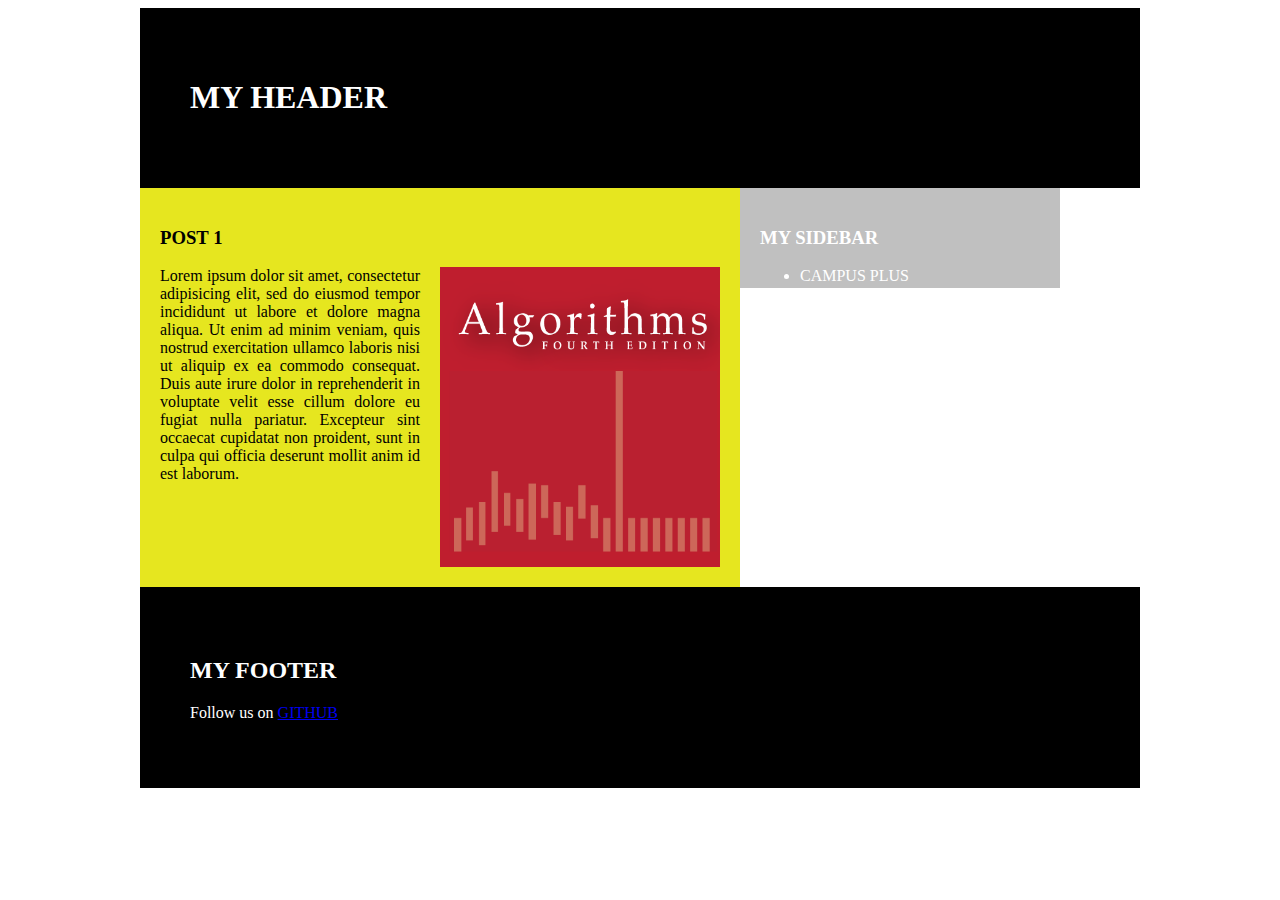
<file: OneMonthCSS/Blog/index.html>
<!DOCTYPE html>

<html>

<head>
	
<meta charset="utf-8">
<meta name="sitename" description="Booketo">
<meta name="Bookshare" description="Share Books with your friend">

<title>Booketo</title>

</head>

<link rel="stylesheet" type="text/css" href="css/style.css">

<body>
	<!-- container start -->
	<div id="container">

		<!-- header start -->
		<div id="header"> 
			
			<h1>MY HEADER</h1>			

		</div>
		<!-- header ends -->


		<!-- Main starts -->
		<div id="main">


			<h3> POST 1 </h3>

			<img class="alignright" src="Images/book.png" width="300" height="300">

			<p>Lorem ipsum dolor sit amet, consectetur adipisicing elit, sed do eiusmod
			tempor incididunt ut labore et dolore magna aliqua. Ut enim ad minim veniam,
			quis nostrud exercitation ullamco laboris nisi ut aliquip ex ea commodo
			consequat. Duis aute irure dolor in reprehenderit in voluptate velit esse
			cillum dolore eu fugiat nulla pariatur. Excepteur sint occaecat cupidatat non
			proident, sunt in culpa qui officia deserunt mollit anim id est laborum.</p>

		</div>

		<!-- Sidebar start -->

		<div id="sidebar">
			
			<h3>MY SIDEBAR</h3>
			<ul>
				<li>CAMPUS PLUS</li>
				<li>CONTEST VITO</li>			
			</ul>
		</div>


		<!--To solve the footer problem we need to use clear using clear tag  -->

		<!-- whenever we float divs always rember to clear after that -->

		<div class="clearaftersidebar"> </div>


		<!-- footer start -->

		<div id="footer">
			
			<h2>MY FOOTER</h2>
			<p>Follow us on <a href="https://www.github/sourabh025.com" target="_blank">GITHUB</a></p>

		</div>


	</div>

</body>



</html>
</file>
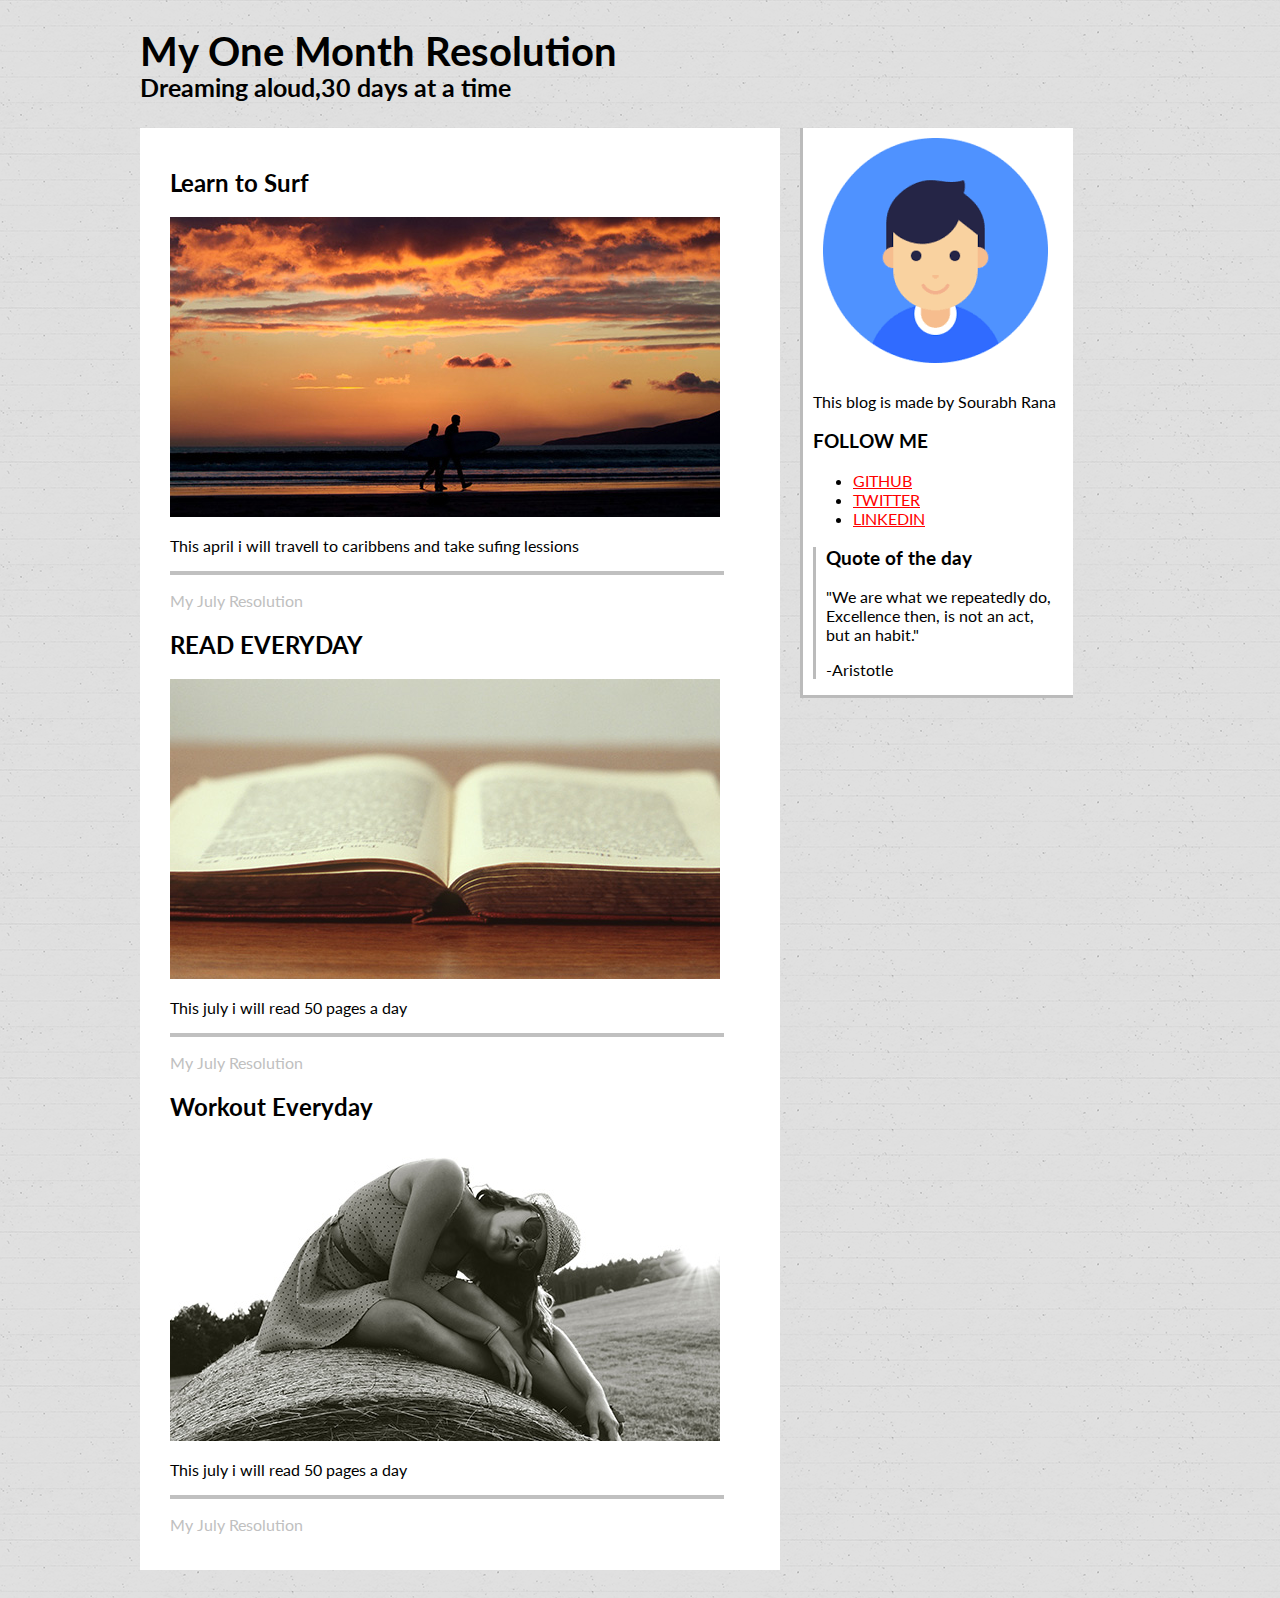
<file: OneMonthCSS/MonthlyResolution/monthly-resolutions/index.html>
<!DOCTYPE html>
<html lang="en">
  <head>
    <meta charset="utf-8">
    <meta http-equiv="X-UA-Compatible" content="IE=edge">
    <meta name="viewport" content="width=device-width, initial-scale=1">
    <meta name="description" content="">
    <meta name="author" content="Sourabh">
		<title>Monthly Resolution by Sourabh</title>
		<link href='http://fonts.googleapis.com/css?family=Lato' rel='stylesheet' type='text/css'>
		<!-- <link rel="stylesheet" href="css/normalize.css"> -->
		<link rel="stylesheet" href="css/style.css">
	</head>
	<body>


		<div class="container">
		
		<div class="heading">
				<h1>My One Month Resolution<h1>
				<p class="tagline">Dreaming aloud,30 days at a time</p>
			</div>

		</div>

	

		<div class ="container">
				<!-- <div class="clear"> </div> -->
			<div class="main">
				
				<div class="post"> 
					<h2>Learn to Surf</h2>
					<img src="images/surfing.jpg">
					<p>This april i will travell to caribbens and take sufing lessions</p>

					<div class="borderandsign">
					<!-- 	My July Resolution -->
					</div>
					
					<div class="sign">
					<p>My July Resolution</p>
					</div>

				</div>

				<div class="post"> 
					<h2>READ EVERYDAY</h2>
					<img src="images/book.jpg">
					<p>This july i will read 50 pages a day</p>


					<div class="borderandsign"></div>

						<div class="sign">
					<p>My July Resolution</p></div>
					
				</div>


				<div class="post">
					<h2>Workout Everyday</h2>
					<img src="images/meditate-girl.jpg">
					<p>This july i will read 50 pages a day</p>


					<div class="borderandsign"></div>

						<div class="sign">
							<p>My July Resolution</p>
					</div>
				
				</div>

			</div>

			
			<div class="sidebar">
				
				<div class="img"><img src="images/profile.png"></div>

				<p>This blog is made by Sourabh Rana</p>	

				<h3>FOLLOW ME</h3>

				<ul>
					<li><a href="https://www.github.com/sourabh025">GITHUB</a></li>
					<li><a href="https://www.twitter.com">TWITTER</a></li>
					<li><a href="https://www.linkedin.com">LINKEDIN</a></li>
				</ul>

				<div class="quote"> 
				<h3>Quote of the day</h3>
				<p>"We are what we repeatedly do, Excellence then, is not an act, but an habit."</p>
				<p> -Aristotle </p>
				</div>

			</div>

			<div class=clear></div>
			<!-- div clear is used to clear the  -->

		
		</div>


	</body>

</html>
</file>
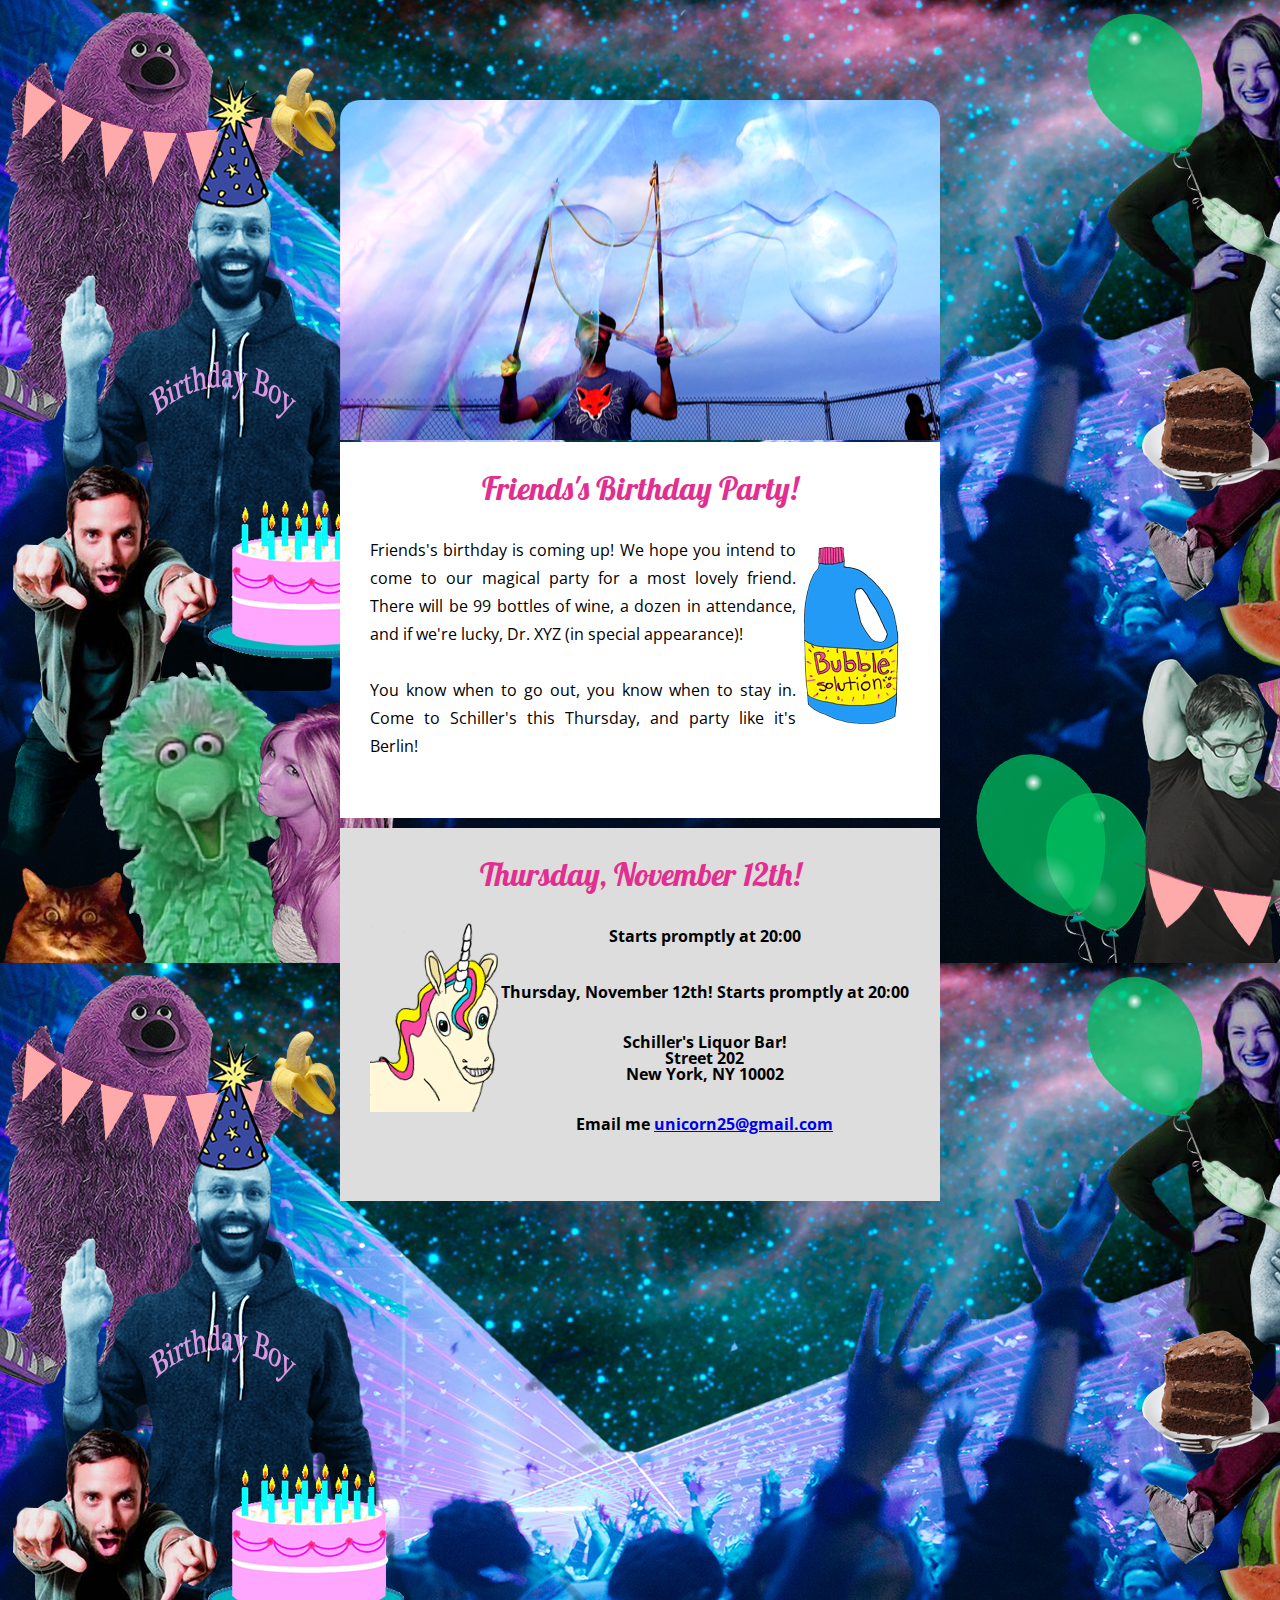
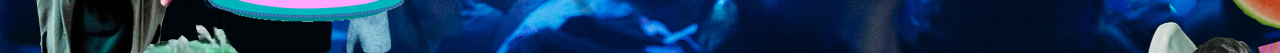
<file: OneMonthCSS/Week3_project/happy-birthday/index.html>
<!DOCTYPE html>
<html>
  <head>

    <title>Happy Birthday Friend!</title>
    <meta name="description" content="Happy Birthday XYZ!">
   
    <link rel="stylesheet" href="css/reset.css">
    <link rel="stylesheet" href="css/style.css">
    <link rel="stylesheet" href="css/style2.css" media="(max-width:600px)"> 
    <!-- media query is used so that if hieght is less than 600px style2.css will run else style.css -->

    <!-- here style2.css is overwritting style.css  -->

    <link href='https://fonts.googleapis.com/css?family=Open+Sans:300,700|Lobster' rel='stylesheet' type='text/css'>
   
    <meta name="viewport" content="width=device-width, initial-scale=1">
  </head>
  <body>
    <div class="container">

          <div class="img1">
            <img src="images/hero-image.png">  
          </div>

        <div class="intro"> 
          
          <h1>Friends's Birthday Party!</h1>
          
          <div class="img2">
            <img src="images/bubble-bottle.png">
          </div>      
          
          <p>Friends's birthday is coming up! We hope you intend to come to our magical party for a most lovely friend. There will be 99 bottles of wine, a dozen in attendance, and if we're lucky, Dr. XYZ (in special appearance)!</p>

          <p>You know when to go out, you know when to stay in. Come to Schiller's this Thursday, and party like it's Berlin!</p> 
      
        </div>
         
        <div class="contact">
          
           <h2>Thursday, November 12th!</h2>
           
           <div class="img3">
            <img src="images/unicorn.png" alt="Unicorn">
           </div>
       
          <div class=strong>           

           <p>Starts promptly at <time>20:00</time> </p>
           
           <p>Thursday, November 12th!
           Starts promptly at <time>20:00</time></p>

           <p><address>Schiller's Liquor Bar!<br>
           Street 202<br>
           New York, NY 10002 </address></p> 

           <p>Email me <a href="mailto:unicorn25@gmail.com?Subject= am coming">unicorn25@gmail.com</a></p>

          </div>
       
       </div>
       
       <div class=map>

        <iframe src="https://www.google.com/" width="600" height="450" frameborder="0" style="border:0;" allowfullscreen="" aria-hidden="false" tabindex="0"></iframe>
       
       </div>
    
    </div>
  </body>
</html>
</file>
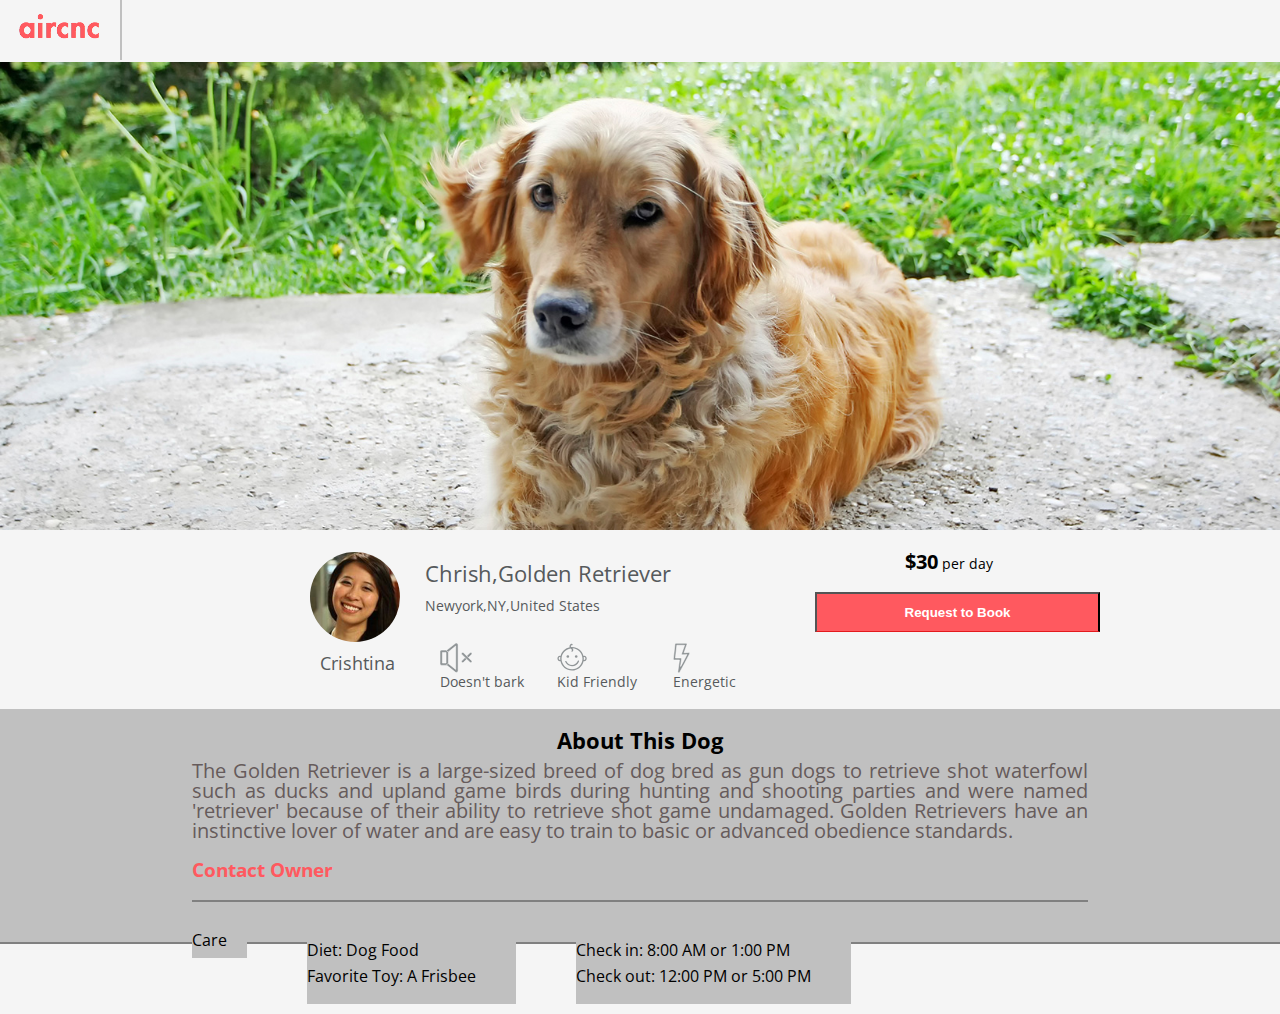
<file: OneMonthCSS/Week4_project/aircnc/index.html>
<!DOCTYPE html>
<html>
<head>
  <title>AirCnC - Rent a Cat or Dog</title>
  <link rel="stylesheet" href="css/reset.css">
  <link rel="stylesheet" href="css/style.css">
  <meta name="description" content="AirC&amp;C is the premiere site renting cute cats and canines">
  <link href='https://fonts.googleapis.com/css?family=Open+Sans:400,700,600' rel='stylesheet' type='text/css'>
  <meta name="viewport" content="width=device-width, initial-scale=1">
</head>

<body>

		<header>
				<img src="images/logo.png" class="logo">
		</header>

		<div class="dogimage">

			<img src="images/hero.jpg">
		
		</div>

		<div class="main">


			<div class="profile">
			

				<div class="owner-details"> 

					<img src="images/profile-pic.png">
					 <p> Crishtina </p>

				</div>	



				<div class="pet-details">


					<h1>Chrish,Golden Retriever</h1>
					<h3>Newyork,NY,United States</h3>

					<div class="char">
						
						<div class="icons">
						<img src="images/icons/mute.svg">
						<h5>Doesn't bark</h5>
						</div>
						
						<div class="icons">
						<img src="images/icons/baby.svg">										
						<h5>Kid Friendly</h5>
						</div>
						
						<div class="icons">
						<img src="images/icons/lightning.svg">
						<h5>Energetic</h5>
						</div>
					
					</div>

				</div>


			</div>

	
		</div>


			<div class="booking">

				<div class="pricing"> 
					<h1>$30</h1>
					
					<p>per day</p>

				</div>

					<button class="button">Request to Book</button>

			</div>


			<div class="clear"></div>

		<div class="about">
			<div class="dog-info">

					<h1>About This Dog</h1>
						<p>
						The Golden Retriever is a large-sized breed of dog bred as gun dogs to retrieve shot waterfowl such as ducks and upland game birds during hunting and shooting parties and were named 'retriever' because of their ability to retrieve shot game undamaged. Golden Retrievers have an instinctive lover of water and are easy to train to basic or advanced obedience standards.
						</p>
			
						<h2><a href="http://www.facebook.com" class="link">Contact Owner</a></h2>
			
					<div class="border"></div>
				
	<div class="downs">
		<div class="fav">
          <div class="column">
            <h4>Care</h4>
          </div>

          <div class="column">
            <div class="likes">
              <ul>
                <li>
                  Diet: <strong>Dog Food</strong>
                </li>
                <li>
                  Favorite Toy: <strong>A Frisbee</strong>
                </li>
              </ul>
            </div><!-- likes -->
          </div>


          <div class="column">
            <div class="check-in-out">
              <ul>
                <li>
                  Check in: <strong>8:00 AM</strong> or <strong>1:00 PM</strong>
                </li>
                <li>
                  Check out: <strong>12:00 PM</strong> or <strong>5:00 PM</strong>
                </li>
              </ul>
            </div>
          </div>
     	</div>


		
			</div>		



		</div>  <!-- .about -->

			<div class="border"></div>
		

	</div>




</body>


</html>
</file>
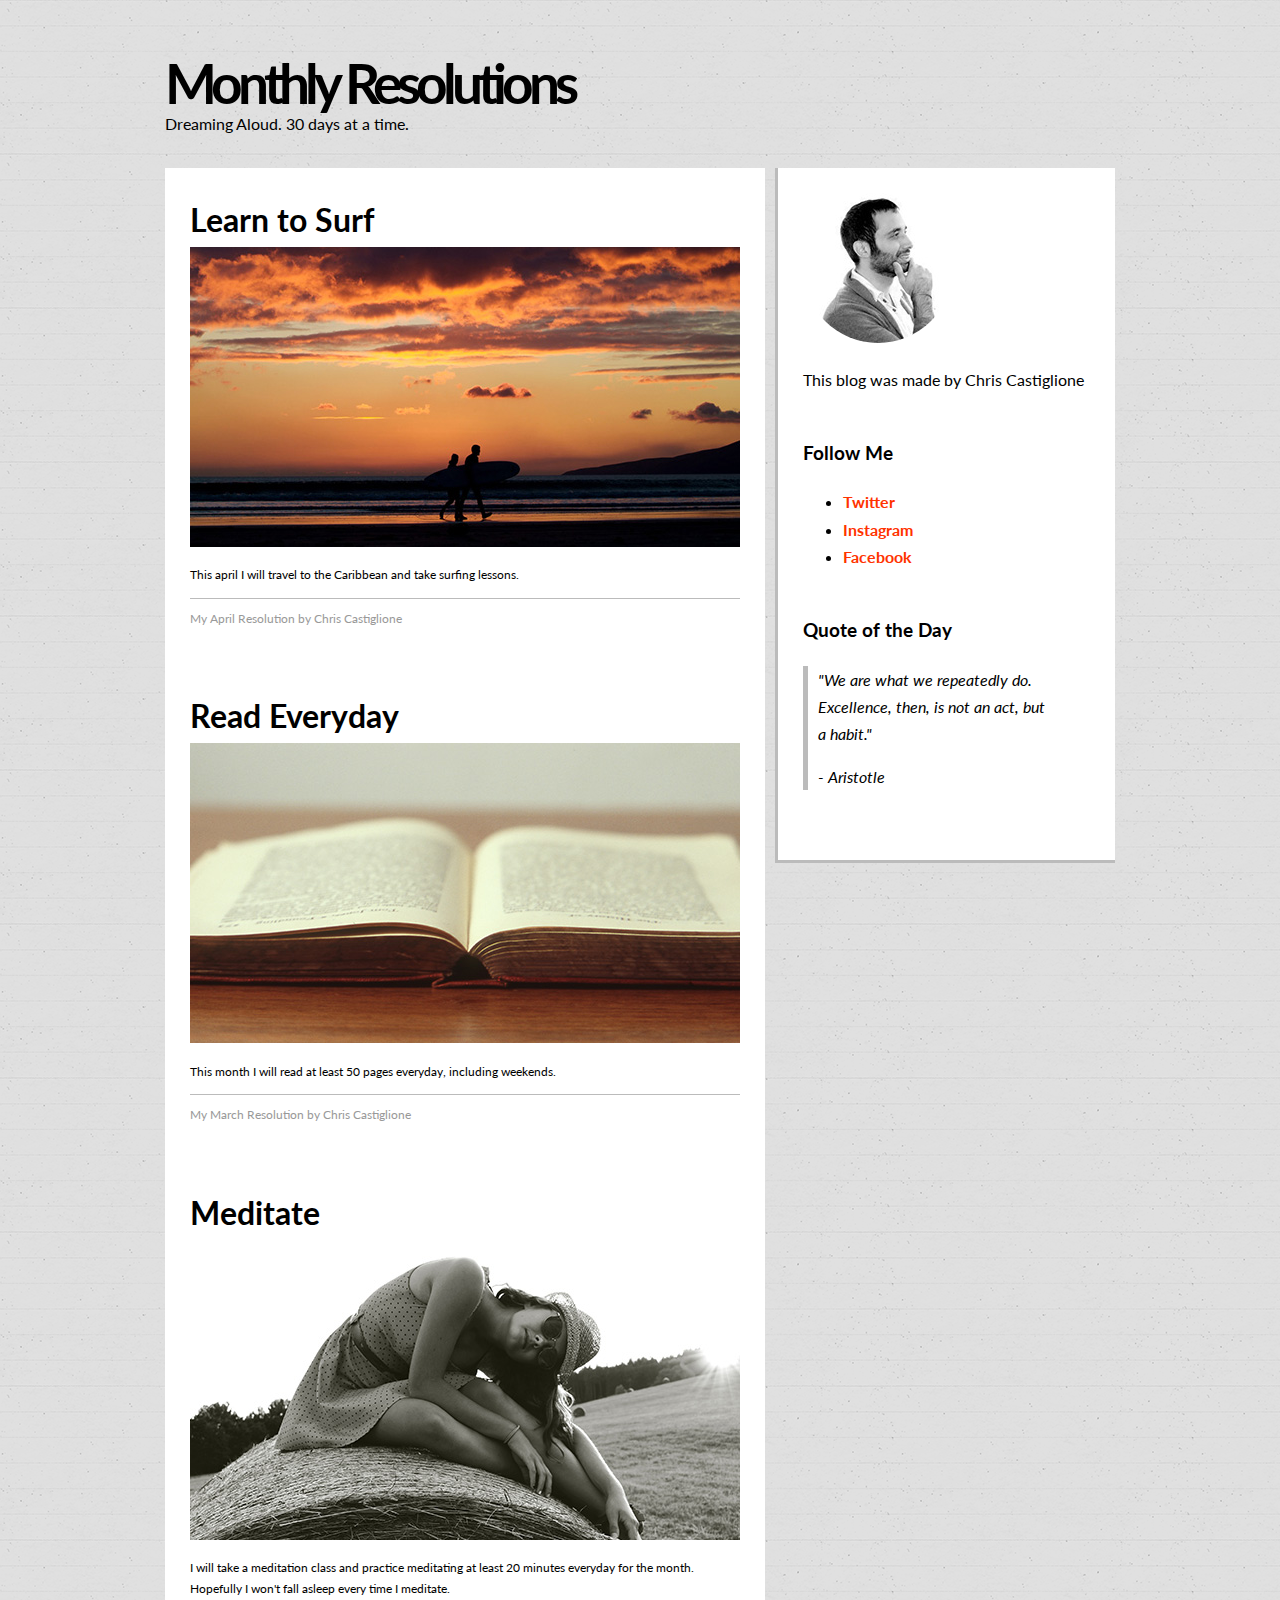
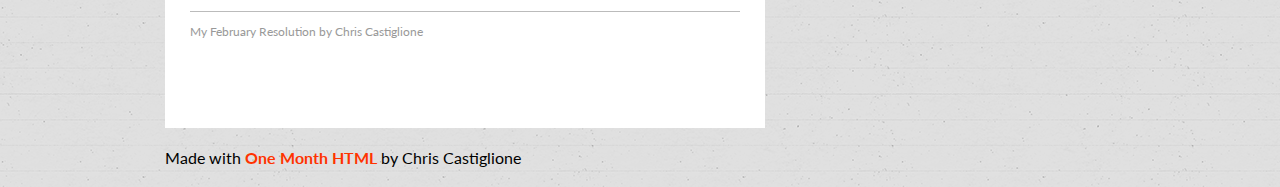
<file: OneMonthCSS/MonthlyResolution/Solution/monthly-resolutions-complete/index.html>
<!DOCTYPE html>
<html lang="en">
  <head>
    <meta charset="utf-8">
    <meta http-equiv="X-UA-Compatible" content="IE=edge">
    <meta name="viewport" content="width=device-width, initial-scale=1">
    <meta name="description" content="">
    <meta name="author" content="Chris Castiglione, and the One Month team">
		<title>Monthly Resolutions by Chris Castiglione</title>
		<link href='http://fonts.googleapis.com/css?family=Lato' rel='stylesheet' type='text/css'>
		<link rel="stylesheet" href="css/normalize.css">
		<link rel="stylesheet" href="css/style.css">
	</head>
	<body>

		<header class="container">
			<h1>Monthly Resolutions</h1>
			<p class="tagline">Dreaming Aloud. 30 days at a time.</p>
		</header>

		<div class="container">
			<div class="main">

				<div class="post">
					<h2>Learn to Surf</h2>
					<img src="images/surfing.jpg" alt="Surfing">
					<p>This april I will travel to the Caribbean and take surfing lessons.</p>
					<div class="post-meta">My April Resolution by Chris Castiglione</div>
				</div><!-- .post --> 

				<div class="post">
					<h2>Read Everyday</h2>
					<img src="images/book.jpg" alt="Open book">
					<p>This month I will read at least 50 pages everyday, including weekends.</p>
					<div class="post-meta">My March Resolution by Chris Castiglione</div>
				</div><!-- .post --> 

				<div class="post">
					<h2>Meditate</h2>
					<img src="images/meditate-girl.jpg" alt="Sleepy Girl">
					<p>I will take a meditation class and practice meditating at least 20 minutes everyday for the month. Hopefully I won't fall asleep every time I meditate.</p>
					<div class="post-meta">My February Resolution by Chris Castiglione</div>
				</div><!-- .post --> 

			</div><!-- .main --> 

			<div class="sidebar">

				<div class="widget">
					<img src="images/chris-castiglione.jpg" alt="Chris Castiglione" width="150">
					<p>This blog was made by Chris Castiglione</p>
				</div><!-- .widget --> 

				<div class="widget">
					 <h3>Follow Me</h3>
					 <ul>
					 	<li><a href="http://www.twitter.com/castig" target="_blank">Twitter</a></li>
					 	<li><a href="http://instagram.com/castig" target="_blank">Instagram</a></li>
					 	<li><a href="https://www.facebook.com/OneMonthRails" target="_blank">Facebook</a></li>
					 </ul>
				</div><!-- .widget --> 

				<div class="widget">
					 <h3>Quote of the Day</h3>
					 <blockquote><p>"We are what we repeatedly do. Excellence, then, is not an act, but a habit."</p>- Aristotle</blockquote>
				</div><!-- .widget --> 

			</div><!-- .sidebar --> 

			<div class="clear"></div>

			<footer>
					<p>Made with <a href="http://www.onemonthtml.com" target="_blank">One Month HTML</a> by Chris Castiglione</p>
			</footer>

		</div><!-- .container --> 
	</body>
</html>
</file>
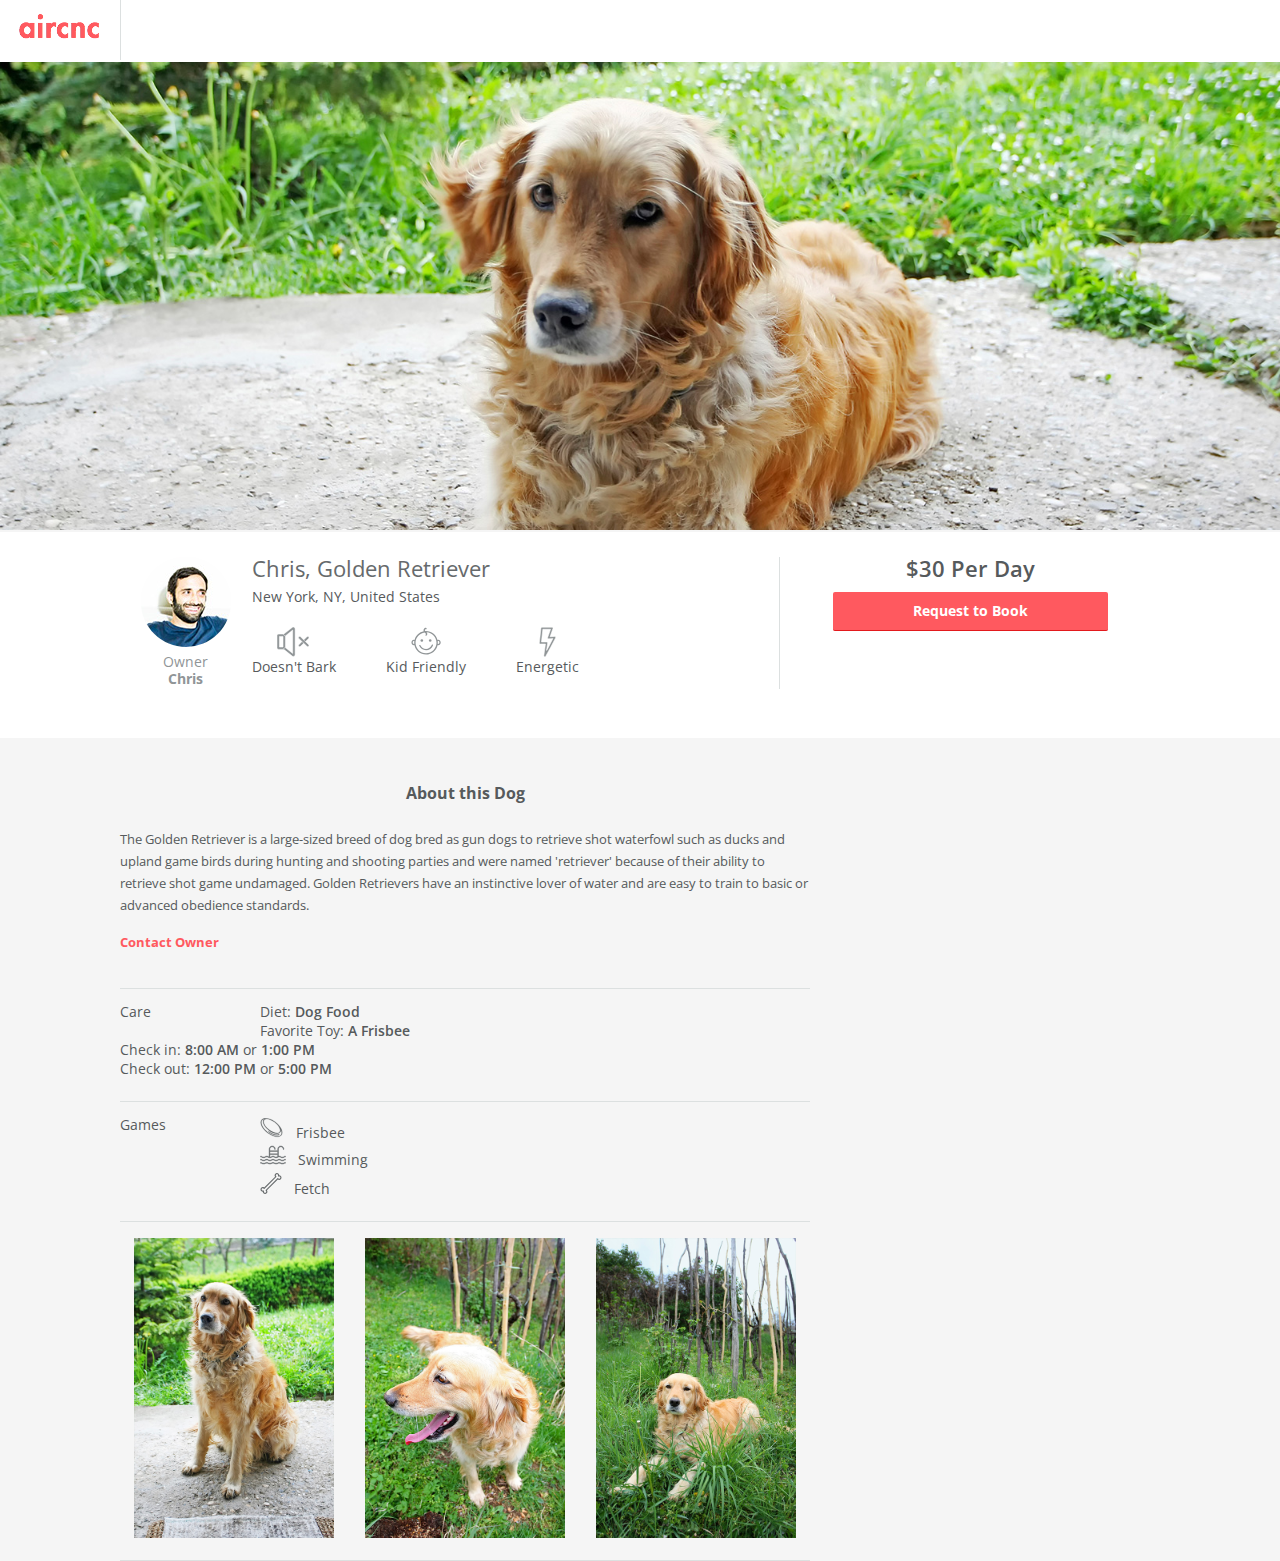
<file: OneMonthCSS/Week4_project/aircnc_solution/aircnc/index.html>
<!DOCTYPE html>
<html>
<head>
  <title>AirCnC - Rent a Cat or Dog</title>
  <link rel="stylesheet" href="css/reset.css">
  <link rel="stylesheet" href="css/style.css">
  <meta name="description" content="AirC&amp;C is the premiere site renting cute cats and canines">
  <link href='https://fonts.googleapis.com/css?family=Open+Sans:400,700,600' rel='stylesheet' type='text/css'>
  <meta name="viewport" content="width=device-width, initial-scale=1">
</head>
<body> 
  <header>
    <img src="images/logo.png" alt="AirCnC Logo" class="logo">
  </header>

  <div class="hero">
    <img src="images/dog-hero-image.png" alt="Terry Golden Retriever">
  </div>

  <section class="clearfix info">
  	<div class="container">
  		<div class="profile column">

  			<div class="owner-details column">
  				<img src="images/chris-castiglione.png" alt="Owner image">
  				<h2 class="relationship">Owner</h2>
  				<h2 class="name">Chris</h2>
  			</div><!-- .owner-details --> 

  			<div class="clearfix pet-details column">
  				<h1>Chris, Golden Retriever</h1>
  				<p class="location">New York, NY, United States</p>
  				
  				<div class="icons column">
	  				<div class="icon">
						<img src="images/icons/mute.svg" alt="Doesn't Bark">
						<h5>Doesn't Bark</h5>
					</div><!-- .icon --> 

					<div class="icon">
	  					<img src="images/icons/baby.svg" alt="Kid Friendly">
	  					<h5>Kid Friendly</h5>
	  				</div><!-- .icon --> 

	  				<div class="icon">
	  					<img src="images/icons/lightning.svg" alt="Energetic">
	  					<h5>Energetic</h5>
	  				</div><!-- .icon --> 
	  			</div>

  			</div><!-- .pet-details --> 
  		</div><!-- .profile --> 

  		<div class="booking column">
  			<h2>$30 <span class="time">Per Day</span></h2>
  			<a href="#" class="button">Request to Book</a>
  		</div><!-- .booking --> 
  	</div><!-- .container --> 
  </section><!-- .info --> 


  <div class="details">
    <div class="container">
      <div class="column main">
        <section class="about">
          <h3>About this Dog</h3>

          <p>
            The Golden Retriever is a large-sized breed of dog bred as gun dogs to retrieve shot waterfowl such as ducks and upland game birds during hunting and shooting parties and were named 'retriever' because of their ability to retrieve shot game undamaged. Golden Retrievers have an instinctive lover of water and are easy to train to basic or advanced obedience standards.
          </p>

          <a href="#" class="contact">Contact Owner</a>
        </section>

        <section class="care clearfix">
          <div class="column">
            <h4>Care</h4>
          </div>

          <div class="column">
            <div class="likes">
              <ul>
                <li>
                  Diet: <strong>Dog Food</strong>
                </li>
                <li>
                  Favorite Toy: <strong>A Frisbee</strong>
                </li>
              </ul>
            </div><!-- likes -->
          </div>

          <div class="column">
            <div class="check-in-out">
              <ul>
                <li>
                  Check in: <strong>8:00 AM</strong> or <strong>1:00 PM</strong>
                </li>
                <li>
                  Check out: <strong>12:00 PM</strong> or <strong>5:00 PM</strong>
                </li>
              </ul>
            </div>
          </div>
        </section>

        <section class="games clearfix">
          <div class="column">
            <h4>Games</h4>
          </div>

          <div class="column">
            <ul>
              <li>
                <img src="images/icons/frisbee.svg" alt="Frisbee">
                <span>Frisbee</span>
              </li>
              <li>
                <img src="images/icons/pool.svg" alt="Swimming">
                <span>Swimming</span>
              </li>
              <li>
                <img src="images/icons/bone.svg" alt="Fetch">
                <span>Fetch</span>
              </li>
            </ul>
          </div>
        </section>

        <section class="photos">
          <img src="images/dog-1.jpg" alt="Golden Retriever Photo 1">
          <img src="images/dog-2.jpg" alt="Golden Retriever Photo 2">
          <img src="images/dog-3.jpg" alt="Golden Retriever Photo 3">
        </section>

      </div><!-- .main -->
    </div><!-- .container --> 
  </div><!-- .details --> 
</body>
</html>
</file>
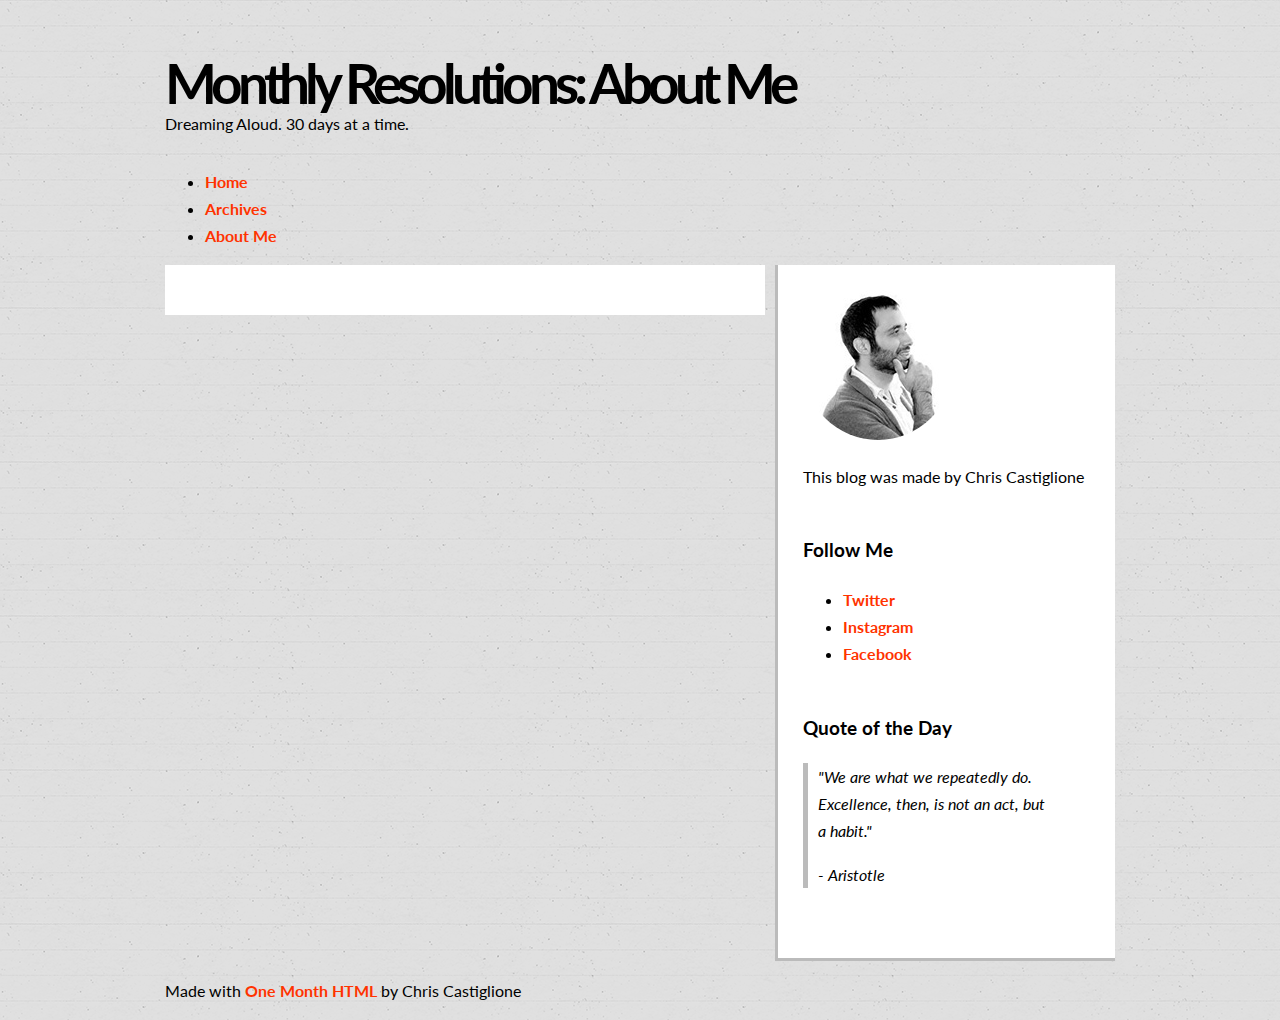
<file: OneMonthCSS/MonthlyResolution/Solution/monthly-resolutions-complete/aboutme.html>
<!DOCTYPE html>
<html lang="en">
  <head>
    <meta charset="utf-8">
    <meta http-equiv="X-UA-Compatible" content="IE=edge">
    <meta name="viewport" content="width=device-width, initial-scale=1">
    <meta name="description" content="">
    <meta name="author" content="Chris Castiglione, and the One Month team">
		<title>Monthly Resolutions by Chris Castiglione</title>
		<link href='http://fonts.googleapis.com/css?family=Lato' rel='stylesheet' type='text/css'>
		<link rel="stylesheet" href="css/normalize.css">
		<link rel="stylesheet" href="css/style.css">
	</head>
	<body>

		<header class="container">
			<h1>Monthly Resolutions: About Me</h1>
			<p class="tagline">Dreaming Aloud. 30 days at a time.</p>
		</header>

		<div class="nav-container">
			<nav class="container">
				<ul>
					<li><a href="index.html">Home</a></li>
					<li><a href="#">Archives</a></li>
					<li><a href="aboutme.html">About Me</a></li>
				</ul>
				<div class="clear"></div>
			</nav>
		</div>

		<div class="container">
			<div class="main">

			</div><!-- .main --> 

			<div class="sidebar">

				<div class="widget">
					<img src="images/chris-castiglione.jpg" alt="Chris Castiglione" width="150">
					<p>This blog was made by Chris Castiglione</p>
				</div><!-- .widget --> 

				<div class="widget">
					 <h3>Follow Me</h3>
					 <ul>
					 	<li><a href="http://www.twitter.com/castig" target="_blank">Twitter</a></li>
					 	<li><a href="http://instagram.com/castig" target="_blank">Instagram</a></li>
					 	<li><a href="https://www.facebook.com/OneMonthRails" target="_blank">Facebook</a></li>
					 </ul>
				</div><!-- .widget --> 

				<div class="widget">
					 <h3>Quote of the Day</h3>
					 <blockquote><p>"We are what we repeatedly do. Excellence, then, is not an act, but a habit."</p>- Aristotle</blockquote>
				</div><!-- .widget --> 

			</div><!-- .sidebar --> 

			<div class="clear"></div>

			<footer>
					<p>Made with <a href="http://www.onemonthtml.com" target="_blank">One Month HTML</a> by Chris Castiglione</p>
			</footer>

		</div><!-- .container --> 
	</body>
</html>
</file>
<file: OneMonthCSS/Blog/css/style.css>
/*BoxModel Hack*/
/*using box model hack we can make boxes math easier ie. we dont need to add new padding and margin stuf 
into the container width eg.  container width:1000px and main width:500px and sidebar width:500px
and padding to main, sidebar is 50px each that makes padding 100+100=200.But if we add BoxModel hack
we dont need to care about these extra spaces.
*/
/*BOXMODEL HACK*/

*{
	-moz-box-sizing:border-box;		/* for Firefox */
	-webkit-box-sizing:border-box;	/* for Safari/chrome/ios/android */	
	box-sizing:border-box;	/* for IE */

}




.clearaftersidebar{
clear:both;

}

#container{

width: 1000px;
/*wi*/
margin: 0 auto 0 auto;
/*margin :  top left bottom right */
}

/*padding just work on the text/content inside a a div box*/

#header{

background: black;
padding: 50px;
color:white	;

}

/*
h1{
	font-size: 40px;
	display:inline-block;
	padding: 0 20px 0 0;
	/*inline -> elements in a single line */
	/*block -> elements in blocks, new line
}*/

#main{

background:#e6e61f;
width: 600px; 
/* if i want to add padding to content than width become 500px + (padding 20+20px=40px) */
padding:20px;
float:left;
text-align: justify;

}


.alignright{
/*when ever we want to allign things to right and left we use float*/
float:right;
padding:0 0 0 20px;
/*padding is done as : top left bottom right; (clockwise)*/
/*margin: 0 0 0 20px;*/
/*inplace of padding we can also use margin*/

}

#sidebar{
background: silver;
width:320px;
padding:20px;
float:left;
height: 100px;
color:#ffffff;
}


/*float left in both ids to allign in a column*/

#footer{

/*to add space in top,left,bottom,right use margin*/
/*note: padding is just for increase div space or color space/boundaries */

background:#000000;
padding:50px;
color:#ffffff;
/*padding gives the pad to the text inside a div*/
}
</file>
<file: OneMonthCSS/MonthlyResolution/monthly-resolutions/css/style.css>
/*----------------------------------------------------------------------------- 
01=BASE   
-----------------------------------------------------------------------------*/

/* Box Model Hack */

.clear {
	clear: both;
}


/*we always use body to give simillar format to the page eg.-> adding image in background*/


body{

	/*Note - body never have a width */
	/* always use container to give width to the screen*/
	background-image: url("../images/notebook.png"); 
	font-family: 'lato';
	font-size:100%;

}



/*----------------------------------------------------------------------------- 
02=LAYOUT  
-----------------------------------------------------------------------------*/


/*----------------------------------------------------------------------------- 
03=MAIN  
-----------------------------------------------------------------------------*/

.container{

	width: 1000px;
	/*here we dont know the actual px of user's screen hence we defined 960px of x px*/
	margin: 0 auto ;
	clear: both;

}

.main{
	width: 600px;
	background-color: white;
	padding: 20px 10px 20px 30px ;
	margin: 0px 20px 20px 0px;
	float: left;
}

.borderandsign{

	color: silver;
	border: 2px;
	width:550px;
	border-style: solid;

}

.sign{

color:silver;


}

.heading{

font-size: 20px;


}


 

.sidebar{

float:left;
width:250px;
background: #FFF;
padding: 0 10px 0 10px;
border-left: 3px solid #BBB;
border-bottom: 3px solid #BBB;

}


.img{

padding:10px 10px 10px 10px ;


}

a{

color: red;

}


.quote{

padding: 0 10px 0 10px;
border-left: 3px solid #BBB;
}

.tagline{

	margin-top:-30px;
	font-size:25px;


}
</file>
<file: OneMonthCSS/Week3_project/happy-birthday/css/style.css>
/*
 * General Styles
*/


body {
  background: #DDD;
  font-family: 'Open Sans', arial, sans-serif;
  background: url("../images/space-background.png");
}

* {
  -moz-box-sizing: border-box; /* Firexfox */
  -webkit-box-sizing: border-box; /* Safari/Chrome/iOS/Android */
  box-sizing: border-box; /* IE */
}

.clearfix:after {
  content: "";
  display: table;
  clear: both;
}

p {
  font-size: 16px;
  line-height: 1.75;
  margin-bottom: 28px;
}

strong {
  font-weight: bold;
}

ul li {
  list-style: decimal inside;
}

/*
 * Heading Styles
*/


h1, h2 {
  font-family: 'Lobster', cursive;
  color: #e22f8f;
  text-align: center;
  margin-bottom: 32px;
}

h1 {

  font-size: 32px;
}

h2 {
  font-size: 32px;
}

/*
 * Container Styles
*/

.container {

  width:600px;
  margin: 100px auto 0 auto;
  text-align: justify;

  /*line-height: 0;*/
  /* to make the container completly responsive we uses % insted of px;*/
  /* but to make our container responsive and in center like width:600px then we need to 
     use Media-queries */

  /* to make two different visions for a website and mobile we need to use two different stylesheets*/
  /* :One for mobile and another for the webiste */

}

.img1 img{
/* to make image responsive we uses % insted of %*/

  width:100%;
  border-radius: 20px 20px 0 0;
  line-height:0;

}

.img2{

  float:right;


}

.img3{

  float:left;

}

.intro{

  padding: 20px 10px 20px 10px;
  background-color: white;
  margin: 0 0 10px 0;

}

.contact{

  margin: 0 0 0 0;
  padding: 10px 0 10px 0;
  text-align: center;
  background-color: #DDD;
}

.strong{

  font-weight: bold;
  padding-bottom: 5px;

}


.contact, .intro{

  padding:30px;

}
</file>
<file: OneMonthCSS/Week3_project/happy-birthday/css/style2.css>
.container {

  width:100%;
  margin: 0;
  background: #FFF;
  padding: 0;	
  text-align: justify;


 }

.img1 img{

border-radius: 0;


}

.img2{

	text-align: center;
	float: inherit;
	float: none;
	/*to make image to the center we uses tex-align*/
}

.img3{

	text-align: center;
	float:none;

}

/*
.intro{

padding: 10px 10px 10px 10px;

}*/

.contact{

	background-color: #DDD;
}
</file>
<file: OneMonthCSS/Week4_project/aircnc/css/style.css>
/*
 * General/Utility Styles
*/


body {
  margin: 0;
  background: rgb(245, 245, 245);
  font-family: 'Open Sans', arial, sans-serif;
  font-size: 0.875rem;
  color: rgb(86, 90, 92);
}
/*
.clearfix:after {
  content: "";
  display: table;
  clear: both;
}

a {
  font-weight: bold;
  color: rgb(255, 89, 95);
  text-decoration: none;
}

strong {
  font-weight: 600;
}

*/
/*
 * Button styles
*/
/*
.button {
  background: rgb(255, 89, 95);
  color: white;
  text-decoration: none;
  display: block;
  padding: 0.75rem 5rem;
  border-bottom: 1px solid rgb(227, 25, 29);
  border-radius: 2px;
  width: 95%;
  margin: 0 auto;
}*/


.header{

background-color: white;

}

header .logo{
  border-right: 2px solid silver;
  /*line-height: 0;    line height causes unresponsive image so after removing it 
  image becomes responsive*/
}

.dogimage img
{

  width:100%;
  
  height:auto;

}

.main{

width:100%;
border-width : 3px solid red;

  
}



.profile{
  padding-top: 20px;
  width:660px;
  margin: 0 auto 0 auto;

}

.profile p{

  padding-right: 10px; 

}

.pet-details{

  float: left;
  width: 400px;

}

.pet-details h1{

  font-size: 22px;
  padding: 10px 10px 10px 10px;
}

.pet-details h3{

  padding: 5px 0 5px 10px; 

}


/*.icons{

  padding: 10px 10px 10px 10px;


}*/

.char{

  padding: 25px;

}


.char .icons{
  float: left;
  width: 33.3%;
  /*margin: 10px 0 10px 0 ;
  padding: 10px 20px 10px 0px; */
}

.icons img{
  height: 30px;
  /*here height helps to clear image size problem hence h5 tag in same line*/


}






.owner-details{

  float: left;
  margin: 0 auto;

}



.owner-details img{

  border-radius: 50px 50px 50px 50px;

}


.owner-details p{

  padding:10px 10px 10px 10px;
  font-size: 18px;
 margin-right:10px; 
}

.pet-details{

  /*float:left;*/
}

.booking {

  width: 300px;
  float: left;
}


.booking h1{
  font-size: 20px;
  color: black;
  display: inline;
  font-weight: bold;
  /*float:left;*/
}

.booking p{
  display: inline;
  color: black;
}

.booking button{
  background: rgb(255, 89, 95);
  display: block;
  color: white;
  font-weight: bold;
  margin: 20px 10px 10px 0px;
  width:95%;  
  height: 40px;
  border-bottom: 1px solid rgb(227, 25, 29);
}

.pricing{

padding: 0 0 0 90px;
border-radius: 2px;

}


.about{

  /*width: 100%;*/
  background-color: silver;
  color: black;
  margin: 20px auto 20px auto;


}

.dog-info {
  background-color: silver;
  width: 70%;
  padding: 20px 0 20px 0;
  color: black;
  margin: 0 auto;

}

.dog-info h1{

  font-size: 22px;
  text-align: center;
  font-weight: bold;
  padding: 0 0 10px 0;
}

.dog-info p{

  color: #665b5b;
  font-size: 20px;
  text-align: justify;
}

.dog-info h2{

  padding: 20px 0 10px 0;
  color: rgb(255, 89, 95);
  font-size: 19px;
  font-weight: bolder;
}

.link{

  color: inherit;
  text-decoration: none;
}


.border{

  margin: 10px 0 10px 0;
  border: 1px solid grey;

}
.clear{

clear: both;

}


.head{

  padding: 10px 20px 0 0;  
  float: left;
  margin: 0 20px 0 0px;
}
/*
.left-info{

float: left;

}
*/

.fav .column{

  float: left ;
  margin: 10px 60px 10px 0;
  font-size: 16px;
  background-color: silver;
  padding: 10px 20px 10px 0;
}

.likes li{

  margin: 10px 20px 10px 0; 

}

.check-in-out li{

margin: 10px 20px 10px 0; 


}

.down{

  background-color: silver;

}
</file>
<file: OneMonthCSS/MonthlyResolution/Solution/monthly-resolutions-complete/css/style.css>
/* 
Project Name: Monthly Resolutions
Client: One Month
Author: Christopher Castig | @castig
*/


/*----------------------------------------------------------------------------- 
01=BASE   
-----------------------------------------------------------------------------*/

/* Box Model Hack */
* {
     -moz-box-sizing: border-box; /* Firexfox */
     -webkit-box-sizing: border-box; /* Safari/Chrome/iOS/Android */
     box-sizing: border-box; /* IE */
}

.clear {
	clear: both;
}

body {
	background: url('../images/notebook.png'); /* add a fallback color of #d6d6d6 */
	color: #000000;
	font-family: 'Lato', sans-serif;
	line-height: 1.7; /* line-height is unit-less */
	font-size: 100%;
}

h1 {
	letter-spacing: -5px;
	font-size: 55px;
	margin-bottom: 10px;
}

h2 {
	font-size: 32px;
	margin: 0;
}

blockquote {
	border-left: 5px #BBB solid;
	padding-left: 10px;
	margin-left: 0;
	font-style: italic;
}

a {
	color: #ff3300;
	text-decoration: none;
	font-weight: bold;
}



/*----------------------------------------------------------------------------- 
02=LAYOUT  
-----------------------------------------------------------------------------*/

.container {
	margin: 0 auto 0 auto;
	width: 950px;
}

.main {
	width: 600px;
	float: left;
	background: #FFF;
	padding: 25px;
	margin-right: 10px;
	font-size: 12px;
}

.sidebar {
	width: 340px;
	float: left;
	background: #FFF;
	padding: 25px;
	border-left: 3px solid #BBB;
	border-bottom: 3px solid #BBB;
}
	.sidebar img {
		border-radius: 300px;
	}

/*----------------------------------------------------------------------------- 
03=MAIN  
-----------------------------------------------------------------------------*/

.tagline {
	margin-top: -30px;
	margin-bottom: 30px;
}

.post {
	margin-bottom: 50px;
}

.post-meta {
color: #999;
padding: 10px 0px;
border-top: #BBB solid 1px;
}

.widget {
	margin-bottom: 45px;
}
</file>
<file: OneMonthCSS/Week4_project/aircnc_solution/aircnc/css/style.css>
/*
 * General/Utility Styles
*/

* {
  -moz-box-sizing: border-box; /* Firexfox */
  -webkit-box-sizing: border-box; /* Safari/Chrome/iOS/Android */
  box-sizing: border-box; /* IE */
}



body {
  margin: 0;
  background: rgb(245, 245, 245);
  font-family: 'Open Sans', arial, sans-serif;
  font-size: 0.875rem;
  color: rgb(86, 90, 92);
}

.clearfix:after {
  content: "";
  display: table;
  clear: both;
}

a {
  font-weight: bold;
  color: rgb(255, 89, 95);
  text-decoration: none;
}

strong {
  font-weight: 600;
}


/*
 * Button styles
*/

.button {
  background: rgb(255, 89, 95);
  color: white;
  text-decoration: none;
  display: block;
  padding: 0.75rem 5rem;
  border-bottom: 1px solid rgb(227, 25, 29);
  border-radius: 2px;
  width: 95%;
  margin: 0 auto;
}


/*
 * Heading 
*/

h1 {
  font-size: 1.375rem; /* 22px / 16px */
  color: #666A6C;
}



/*
 * Header and .hero Styles
*/

header {
  background: #FFF;
}

header .logo {
  border-right: 1px solid #DCE0E0;
}

.hero img {
  width: 100%;
}



/*
 * Info
*/

.info {
  background: #FFF;
  text-align: center;
  padding: 1.5625rem; /* 25px / 16px */
}

.info h1 {
  margin-bottom: .3125rem; /* 5px / 16px */
}

.info .profile {
  margin-bottom: 1.5rem; /* 24px / 16px */
}

.info .owner-details img {
  border-radius: 50%;
  margin-bottom: .375rem; /* 6px / 16px */
}
.info h2.relationship, .info h2.name {
  color: #909597;
  margin-bottom:.1875rem; /* 3px / 16px */
}

.info h2.name {
  font-weight: bold;
}

.info p.location {
  margin-bottom: 1.25rem; /* 20px / 16px */
}

.info .icon {
  float: left;
  width: 33.3%;
}

.info .icon img {
  height: 30px;
  margin-bottom: .1875rem; /* 3px / 16px */
}

.info .booking h2 {
  font-weight: 600;
  font-size: 1.375rem; /* 22px / 16px */
  margin-bottom: .8125rem; /* 3px / 16px */
}

.info h2.price time {
  font-size: 1rem; /* 16px / 16px */
}


/*
 * Details styles
*/

.details {
  padding: 1.25rem;
}

.details h3 {
  font-weight: bold;
  font-size: 1rem;
  text-align: center;
  margin: 0.5rem 0 1.5rem 0;
  color: rgb(86, 90, 92);
}

.details h4 {
  margin-bottom: 0.625rem;
}

.details li {
  margin-bottom: 0.3125rem;
}

.details section {
  border-bottom: 1px solid rgb(220, 224, 224);
  padding: 1rem 0 1.25rem 0;
}

.details .about {
  font-size: 0.8125rem;
  line-height: 1.375rem;
  text-align: center;
}

.details .about p {
  text-align: left;
}

.details .about a.contact {
  margin: 0.9375rem 0; /* 15px / 16px */
  display: block;
}

.details .photos img {
  width: 100%;
  display: block;
  margin-bottom: .5rem;
}


@media only screen and (min-width: 1060px) {


  .container {
    width: 1040px;
    margin: 0 auto;
  }

  .column {
    float: left;
  }

  .button {
    width: 275px;
    margin: auto;
  }

  .info h1 {
    margin-bottom: .6875rem;
  }

  .info h2 {
    margin-bottom: .1875rem; /* 3px / 16px */
  }

  .info .profile {
    width: 660px;
    border-right: 1px solid #DCE0E0;
  }

  .info .booking {
    width: 380px;
  }

  .info .owner-details {
    width: 20%;
  }

  .info .pet-details {
    width: 80%;
    text-align: left;
  }

  .info .pet-details .icon {
    width: inherit;
    margin-right: 50px;
  }

  .info .pet-details .icon img {
    display: block;
    margin: .1875rem auto .1875rem; /* 3px / 16px */
  }


  /*
   * .details styles
  */

  .details .main {
    width: 690px;
  }

  .details h4 {
    width: 46px;
  }

  .details .about {
    text-align: left;
  }

  .details .care .column, .details .games .column {
    margin-right: 5.9rem;
  }

  .details .games li img {
    padding-right: 0.5rem;
  }

  /*
   * photo styles
  */

  .details .photos {
    text-align: center;
  }

  .details .photos img {
    display: inline;
    width: 200px;
    margin: 0 0.85rem;
  }

  
}
</file>
